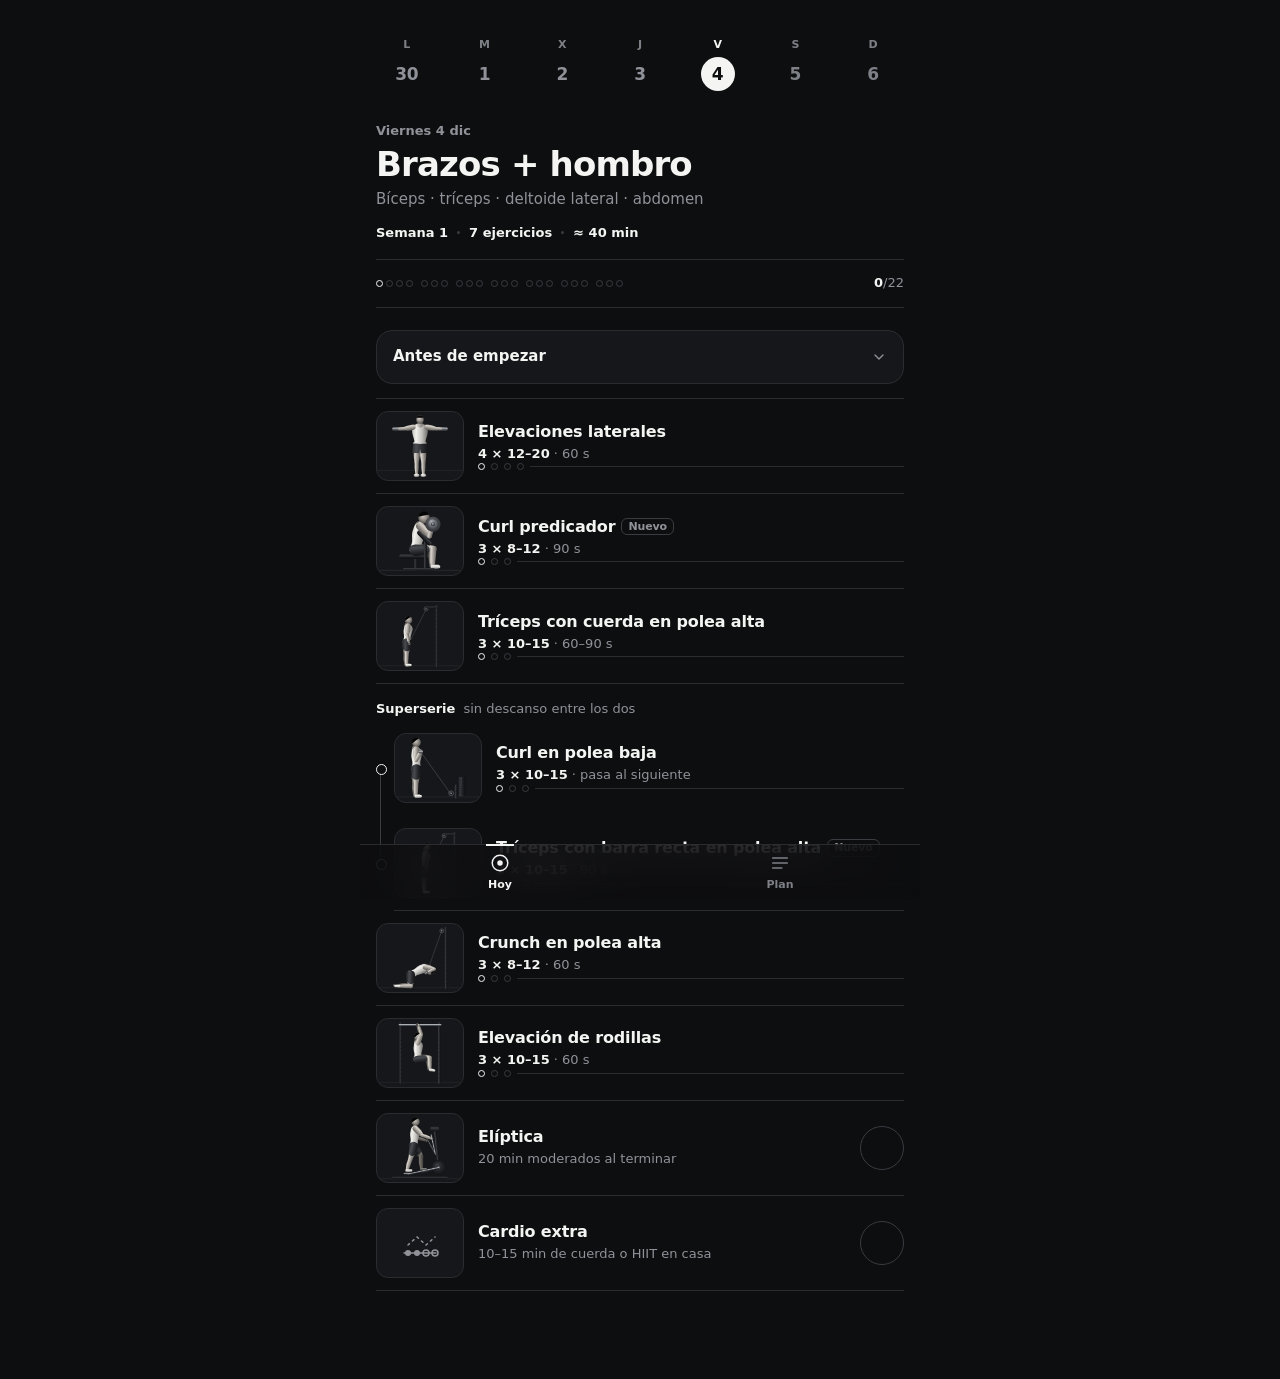
<file: index.html>
<!doctype html>
<html lang="es-MX">
<head>
<meta charset="utf-8">
<meta name="viewport" content="width=device-width, initial-scale=1, viewport-fit=cover">
<title>Rutina</title>
<meta name="description" content="Tu rutina de gimnasio del día, sin internet.">
<meta name="theme-color" content="#0d0e10">
<meta name="color-scheme" content="dark">
<meta name="apple-mobile-web-app-capable" content="yes">
<meta name="mobile-web-app-capable" content="yes">
<meta name="apple-mobile-web-app-status-bar-style" content="black-translucent">
<meta name="apple-mobile-web-app-title" content="Rutina">
<link rel="apple-touch-icon" href="icons/icon-180.png">
<link rel="icon" href="icons/icon-192.png">
<link rel="manifest" href="manifest.webmanifest">
<link rel="stylesheet" href="styles.css">
</head>
<body>
<div class="app">
  <main id="screen" class="screen"></main>

  <nav class="tabbar" aria-label="Secciones">
    <a href="#/hoy" class="tab" data-tab="hoy">
      <svg viewBox="0 0 24 24" aria-hidden="true"><circle cx="12" cy="12" r="8.5" fill="none" stroke="currentColor" stroke-width="1.6"/><circle cx="12" cy="12" r="3" fill="currentColor"/></svg>
      <span>Hoy</span>
    </a>
    <a href="#/plan" class="tab" data-tab="plan">
      <svg viewBox="0 0 24 24" aria-hidden="true"><path d="M4 6.5h16M4 12h16M4 17.5h10" fill="none" stroke="currentColor" stroke-width="1.6" stroke-linecap="round"/></svg>
      <span>Plan</span>
    </a>
  </nav>

  <section id="timer" class="timer" aria-live="polite" hidden>
    <div class="timer__track"><div class="timer__fill"></div><i class="timer__head"></i></div>
    <div class="timer__row">
      <div class="timer__read">
        <span class="timer__label">Descanso</span>
        <span class="timer__time" id="timerTime">0:00</span>
      </div>
      <button type="button" class="btn btn--ghost" id="timerAdd">+15 s</button>
      <button type="button" class="btn" id="timerSkip">Saltar</button>
    </div>
  </section>
  <div class="flash" id="flash" aria-hidden="true"></div>
</div>

<script src="data.js"></script>
<script src="illus.js"></script>
<script src="app.js"></script>
<script src="sync.js"></script>
</body>
</html>
</file>
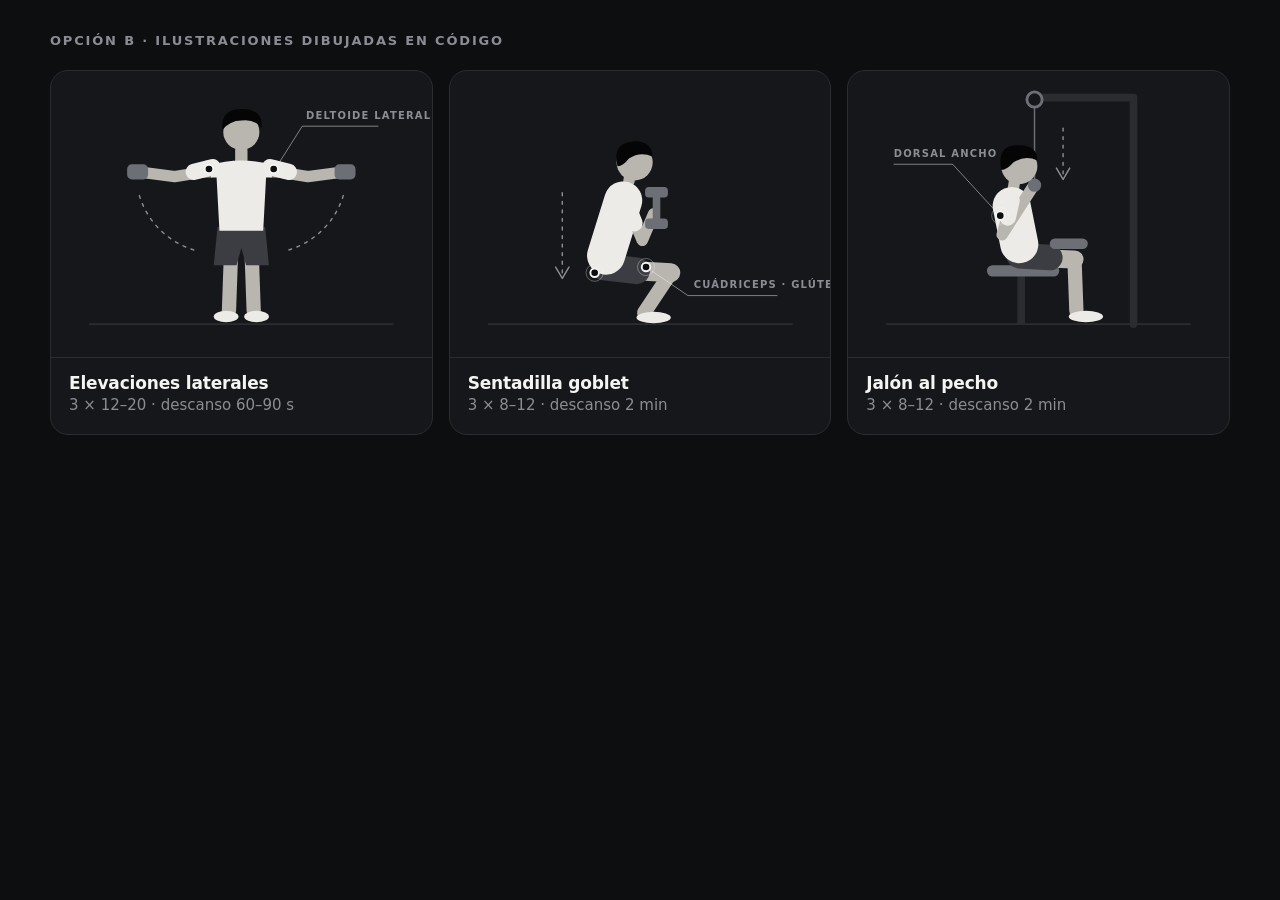
<file: ejemplos/ilustraciones-b.html>
<!doctype html>
<html lang="es">
<head>
<meta charset="utf-8">
<meta name="viewport" content="width=device-width, initial-scale=1">
<title>Ejemplo ilustraciones B</title>
<style>
  :root {
    --bg: #0d0e10;
    --card: #16171a;
    --line: #2a2c30;
    --skin: #b9b5af;
    --shirt: #ecebe8;
    --shorts: #3b3d42;
    --hair: #050506;
    --metal: #6c6f75;
    --ink: #f4f4f2;
    --mute: #8a8d93;
  }
  * { box-sizing: border-box; margin: 0; }
  body {
    background: var(--bg);
    color: var(--ink);
    font: 15px/1.4 -apple-system, BlinkMacSystemFont, "Segoe UI", system-ui, sans-serif;
    padding: 32px 16px;
  }
  h1 { font-size: 13px; font-weight: 600; letter-spacing: .14em; text-transform: uppercase; color: var(--mute); margin: 0 auto 20px; max-width: 1180px; }
  .grid { display: grid; gap: 16px; grid-template-columns: repeat(auto-fit, minmax(300px, 1fr)); max-width: 1180px; margin: 0 auto; }
  .card { background: var(--card); border: 1px solid var(--line); border-radius: 18px; overflow: hidden; }
  svg { display: block; width: 100%; height: auto; }
  .meta { padding: 14px 18px 18px; border-top: 1px solid var(--line); }
  .meta b { display: block; font-size: 17px; font-weight: 600; letter-spacing: -.01em; }
  .meta span { color: var(--mute); font-variant-numeric: tabular-nums; }
  .lbl { font: 600 10.5px/1 -apple-system, "Segoe UI", system-ui, sans-serif; letter-spacing: .12em; fill: var(--mute); text-transform: uppercase; }
</style>
</head>
<body>
<h1>Opción B · ilustraciones dibujadas en código</h1>
<div class="grid">

  <!-- Elevaciones laterales: vista frontal -->
  <article class="card">
    <svg viewBox="0 0 400 300" aria-label="Elevaciones laterales">
      <line x1="40" y1="266" x2="360" y2="266" stroke="var(--line)" stroke-width="2"/>
      <path d="M150 188 A86 86 0 0 1 92 128" fill="none" stroke="var(--mute)" stroke-width="1.5" stroke-dasharray="3 6" stroke-linecap="round"/>
      <path d="M250 188 A86 86 0 0 0 308 128" fill="none" stroke="var(--mute)" stroke-width="1.5" stroke-dasharray="3 6" stroke-linecap="round"/>
      <!-- piernas -->
      <path d="M189 196 L187 252 M211 196 L213 252" stroke="var(--skin)" stroke-width="15" stroke-linecap="round"/>
      <ellipse cx="184" cy="258" rx="13" ry="6" fill="var(--shirt)"/>
      <ellipse cx="216" cy="258" rx="13" ry="6" fill="var(--shirt)"/>
      <path d="M175 164 L225 164 L229 204 L205 204 L200 186 L195 204 L171 204 Z" fill="var(--shorts)"/>
      <!-- brazos -->
      <path d="M174 104 L130 111 L92 106 M226 104 L270 111 L308 106" fill="none" stroke="var(--skin)" stroke-width="12" stroke-linecap="round" stroke-linejoin="round"/>
      <rect x="80" y="98" width="22" height="16" rx="5" fill="var(--metal)"/>
      <rect x="298" y="98" width="22" height="16" rx="5" fill="var(--metal)"/>
      <!-- torso -->
      <path d="M200 84 L200 96" stroke="var(--skin)" stroke-width="13" stroke-linecap="round"/>
      <path d="M166 99 Q200 89 234 99 L232 112 L226 112 L223 168 L177 168 L174 112 L168 112 Z" fill="var(--shirt)"/>
      <path d="M170 101 L150 106 M230 101 L250 106" stroke="var(--shirt)" stroke-width="17" stroke-linecap="round"/>
      <!-- cabeza -->
      <circle cx="200" cy="64" r="19" fill="var(--skin)"/>
      <path d="M180 62 Q178 40 200 40 Q224 40 221 60 Q214 50 200 52 Q188 52 180 62 Z" fill="var(--hair)"/>
      <!-- músculo -->
      <circle cx="166" cy="103" r="4.5" fill="var(--bg)" stroke="var(--ink)" stroke-width="2"/><circle cx="166" cy="103" r="9" fill="none" stroke="var(--ink)" stroke-opacity=".35"/>
      <circle cx="234" cy="103" r="4.5" fill="var(--bg)" stroke="var(--ink)" stroke-width="2"/><circle cx="234" cy="103" r="9" fill="none" stroke="var(--ink)" stroke-opacity=".35"/>
      <path d="M240 96 L264 58 L344 58" fill="none" stroke="var(--ink)" stroke-opacity=".5" stroke-width="1"/>
      <text x="268" y="50" class="lbl">Deltoide lateral</text>
    </svg>
    <div class="meta"><b>Elevaciones laterales</b><span>3 × 12–20 · descanso 60–90 s</span></div>
  </article>

  <!-- Sentadilla goblet: vista lateral -->
  <article class="card">
    <svg viewBox="0 0 400 300" aria-label="Sentadilla goblet">
      <line x1="40" y1="266" x2="360" y2="266" stroke="var(--line)" stroke-width="2"/>
      <path d="M118 128 L118 216" stroke="var(--mute)" stroke-width="1.5" stroke-dasharray="3 6" stroke-linecap="round"/>
      <path d="M111 206 L118 218 L125 206" fill="none" stroke="var(--mute)" stroke-width="1.5" stroke-linecap="round" stroke-linejoin="round"/>
      <!-- pierna -->
      <path d="M232 212 L204 254" stroke="var(--skin)" stroke-width="15" stroke-linecap="round"/>
      <ellipse cx="214" cy="259" rx="18" ry="6" fill="var(--shirt)"/>
      <path d="M164 208 L232 212" stroke="var(--skin)" stroke-width="20" stroke-linecap="round"/>
      <path d="M162 206 L196 210" stroke="var(--shorts)" stroke-width="28" stroke-linecap="round"/>
      <!-- torso -->
      <path d="M190 104 L188 116" stroke="var(--skin)" stroke-width="12" stroke-linecap="round"/>
      <path d="M164 194 L182 136" stroke="var(--shirt)" stroke-width="40" stroke-linecap="round"/>
      <!-- brazo + mancuerna -->
      <path d="M186 140 L202 178 L214 150" fill="none" stroke="var(--skin)" stroke-width="12" stroke-linecap="round" stroke-linejoin="round"/>
      <path d="M186 140 L194 160" stroke="var(--shirt)" stroke-width="17" stroke-linecap="round"/>
      <rect x="205" y="122" width="24" height="11" rx="4" fill="var(--metal)"/>
      <rect x="213" y="131" width="8" height="26" fill="var(--metal)"/>
      <rect x="205" y="155" width="24" height="11" rx="4" fill="var(--metal)"/>
      <!-- cabeza -->
      <circle cx="194" cy="96" r="19" fill="var(--skin)"/>
      <path d="M176 100 Q170 76 192 74 Q212 73 213 90 Q200 84 188 92 Q182 100 176 100 Z" fill="var(--hair)"/>
      <!-- músculo -->
      <circle cx="206" cy="206" r="4.5" fill="var(--bg)" stroke="var(--ink)" stroke-width="2"/><circle cx="206" cy="206" r="9" fill="none" stroke="var(--ink)" stroke-opacity=".35"/>
      <circle cx="152" cy="212" r="4.5" fill="var(--bg)" stroke="var(--ink)" stroke-width="2"/><circle cx="152" cy="212" r="9" fill="none" stroke="var(--ink)" stroke-opacity=".35"/>
      <path d="M212 210 L250 236 L344 236" fill="none" stroke="var(--ink)" stroke-opacity=".5" stroke-width="1"/>
      <text x="256" y="228" class="lbl">Cuádriceps · glúteo</text>
    </svg>
    <div class="meta"><b>Sentadilla goblet</b><span>3 × 8–12 · descanso 2 min</span></div>
  </article>

  <!-- Jalón al pecho: vista lateral -->
  <article class="card">
    <svg viewBox="0 0 400 300" aria-label="Jalón al pecho">
      <!-- máquina -->
      <path d="M300 266 L300 28 L196 28" fill="none" stroke="var(--line)" stroke-width="8" stroke-linecap="round" stroke-linejoin="round"/>
      <circle cx="196" cy="30" r="8" fill="var(--card)" stroke="var(--metal)" stroke-width="3"/>
      <line x1="40" y1="266" x2="360" y2="266" stroke="var(--line)" stroke-width="2"/>
      <line x1="196" y1="38" x2="196" y2="118" stroke="var(--metal)" stroke-width="1.5"/>
      <path d="M182 266 L182 210" stroke="var(--line)" stroke-width="8"/>
      <rect x="146" y="204" width="76" height="12" rx="6" fill="var(--metal)"/>
      <path d="M226 60 L226 112" stroke="var(--mute)" stroke-width="1.5" stroke-dasharray="3 6" stroke-linecap="round"/>
      <path d="M219 102 L226 114 L233 102" fill="none" stroke="var(--mute)" stroke-width="1.5" stroke-linecap="round" stroke-linejoin="round"/>
      <!-- pierna -->
      <path d="M238 198 L240 252" stroke="var(--skin)" stroke-width="15" stroke-linecap="round"/>
      <ellipse cx="250" cy="258" rx="18" ry="6" fill="var(--shirt)"/>
      <path d="M182 196 L238 198" stroke="var(--skin)" stroke-width="19" stroke-linecap="round"/>
      <path d="M180 194 L212 196" stroke="var(--shorts)" stroke-width="27" stroke-linecap="round"/>
      <rect x="212" y="176" width="40" height="11" rx="5.5" fill="var(--metal)"/>
      <!-- torso -->
      <path d="M176 110 L174 122" stroke="var(--skin)" stroke-width="12" stroke-linecap="round"/>
      <path d="M180 182 L172 142" stroke="var(--shirt)" stroke-width="40" stroke-linecap="round"/>
      <!-- brazo + barra -->
      <path d="M172 136 L162 172 L194 122" fill="none" stroke="var(--skin)" stroke-width="12" stroke-linecap="round" stroke-linejoin="round"/>
      <path d="M172 136 L168 154" stroke="var(--shirt)" stroke-width="17" stroke-linecap="round"/>
      <circle cx="196" cy="120" r="7" fill="var(--metal)"/>
      <!-- cabeza -->
      <circle cx="180" cy="100" r="19" fill="var(--skin)"/>
      <path d="M161 104 Q156 78 178 78 Q199 77 199 94 Q186 88 174 96 Q167 104 161 104 Z" fill="var(--hair)"/>
      <!-- músculo -->
      <circle cx="160" cy="152" r="4.5" fill="var(--bg)" stroke="var(--ink)" stroke-width="2"/><circle cx="160" cy="152" r="9" fill="none" stroke="var(--ink)" stroke-opacity=".35"/>
      <path d="M154 146 L110 98 L48 98" fill="none" stroke="var(--ink)" stroke-opacity=".5" stroke-width="1"/>
      <text x="48" y="90" class="lbl">Dorsal ancho</text>
    </svg>
    <div class="meta"><b>Jalón al pecho</b><span>3 × 8–12 · descanso 2 min</span></div>
  </article>

</div>
</body>
</html>
</file>
<file: styles.css>
:root {
  --bg: #0d0e10;
  --plate: #16171a;
  --plate-2: #1e1f23;
  --line: #2a2c30;
  --line-2: #3a3c41;
  --ink: #f4f4f2;
  --mute: #8f9298;
  --dim: #7d8086;

  --r-sm: 10px;
  --r: 16px;
  --gutter: 16px;
  --tabbar-h: 56px;
  --safe-b: env(safe-area-inset-bottom, 0px);
  --safe-t: env(safe-area-inset-top, 0px);

  --ease-out: cubic-bezier(0.23, 1, 0.32, 1);
  --ease-drawer: cubic-bezier(0.32, 0.72, 0, 1);

  --font: -apple-system, BlinkMacSystemFont, "SF Pro Text", "Segoe UI", system-ui, sans-serif;
  color-scheme: dark;
}

* { box-sizing: border-box; }
html {
  -webkit-tap-highlight-color: transparent;
  -webkit-text-size-adjust: 100%;
  overscroll-behavior: none;
  background: var(--bg);
}
body {
  margin: 0;
  background: var(--bg);
  color: var(--ink);
  font: 400 15px/1.45 var(--font);
  font-feature-settings: "tnum" 1;
  -webkit-font-smoothing: antialiased;
}
::selection { background: var(--ink); color: var(--bg); }
input { caret-color: var(--ink); }
button, input { font: inherit; color: inherit; }
button, a, [role="button"], .tab {
  touch-action: manipulation;
  user-select: none;
  -webkit-user-select: none;
  -webkit-touch-callout: none;
}
a { color: inherit; text-decoration: none; }
:focus-visible { outline: 2px solid var(--ink); outline-offset: 2px; border-radius: 6px; }
[hidden] { display: none !important; }

.app {
  max-width: 560px;
  margin: 0 auto;
  min-height: 100dvh;
  position: relative;
}
.screen {
  padding: calc(var(--safe-t) + 12px) var(--gutter) calc(var(--tabbar-h) + var(--safe-b) + 32px);
}
.app.has-timer .screen { padding-bottom: calc(var(--tabbar-h) + var(--safe-b) + 128px); }

/* entrada de pantallas */
.view { animation: view-in 240ms var(--ease-out); }
.view--push { animation-name: view-push; }
@keyframes view-in { from { opacity: 0; } }
@keyframes view-push { from { opacity: 0; transform: translateX(24px); } }

/* ---------- selector de día ---------- */
.days {
  display: grid;
  grid-template-columns: repeat(7, 1fr);
  margin: 0 calc(var(--gutter) * -0.5) 22px;
}
.day {
  position: relative;
  height: 64px;
  background: none;
  border: 0;
  padding: 0 0 8px;
  color: var(--mute);
  display: grid;
  justify-items: center;
  align-content: center;
  gap: 4px;
  transition: color 150ms ease, transform 140ms var(--ease-out);
}
.day__l { font-size: 11px; font-weight: 600; color: var(--dim); }
.day__n {
  width: 34px; height: 34px;
  display: grid; place-items: center;
  border-radius: 50%;
  font-size: 17px; font-weight: 600;
  letter-spacing: -0.01em;
  transition: background-color 200ms var(--ease-out), color 200ms var(--ease-out), box-shadow 200ms var(--ease-out);
}
.day.is-rest .day__n { color: var(--dim); }
/* hoy: anillo (lo actual); elegido: relleno de tinta */
.day.is-today .day__n { box-shadow: inset 0 0 0 1.5px var(--line-2); color: var(--ink); }
.day[aria-current="true"] .day__l { color: var(--ink); }
.day[aria-current="true"] .day__n { background: var(--ink); color: var(--bg); box-shadow: none; }
.day:active { transform: scale(0.94); }

/* ---------- encabezado del día ---------- */
.head h1 {
  margin: 0;
  font-size: 34px;
  line-height: 1.05;
  font-weight: 700;
  letter-spacing: -0.025em;
}
.head .focus {
  margin: 6px 0 0;
  color: var(--mute);
  font-size: 15px;
}
.head__date { margin: 0 0 6px; color: var(--mute); font-size: 13px; font-weight: 600; }
.head__spec {
  display: flex;
  flex-wrap: wrap;
  margin: 14px 0 0;
  font-size: 13px;
  color: var(--ink);
  font-weight: 600;
}
.head__spec span + span::before {
  content: "";
  display: inline-block;
  width: 3px; height: 3px;
  margin: 0 9px;
  border-radius: 50%;
  background: var(--line-2);
  vertical-align: 3px;
}

/* la sesión entera: un grupo de puntos por ejercicio, un punto por serie */
.srail {
  display: flex;
  align-items: center;
  gap: 12px;
  margin: 16px 0 0;
  padding: 14px 0;
  border-top: 1px solid var(--line);
  border-bottom: 1px solid var(--line);
}
.srail__dots { display: flex; flex-wrap: wrap; gap: 6px 8px; flex: 1; min-width: 0; }
.srail__g { display: flex; gap: 3px; }
.srail .pip { width: 7px; height: 7px; }
.srail__n { flex: none; color: var(--mute); font-size: 13px; }
.srail__n b { color: var(--ink); font-weight: 600; }

/* riel de puntos: la firma visual */
.rail {
  display: flex;
  align-items: center;
  gap: 6px;
  flex: 1;
  min-width: 0;
}
.rail::before {
  content: "";
  flex: 1;
  height: 1px;
  background: var(--line);
  order: 2;
}
.rail__dots { display: flex; gap: 6px; order: 1; }
.pip {
  width: 7px; height: 7px;
  border-radius: 50%;
  border: 1.5px solid var(--line-2);
  transition: background-color 200ms var(--ease-out), border-color 200ms var(--ease-out), transform 200ms var(--ease-out);
}
.pip.is-done { background: var(--ink); border-color: var(--ink); }
.pip.is-next { border-color: var(--ink); }

/* ---------- notas plegables ---------- */
.note {
  margin: 22px 0 0;
  border: 1px solid var(--line);
  border-radius: var(--r);
  background: var(--plate);
}
.note summary {
  list-style: none;
  display: flex;
  align-items: center;
  justify-content: space-between;
  min-height: 52px;
  padding: 0 16px;
  font-weight: 600;
  cursor: pointer;
}
.note summary::-webkit-details-marker { display: none; }
.note summary svg { width: 16px; height: 16px; color: var(--mute); transition: transform 200ms var(--ease-out); }
.note[open] summary svg { transform: rotate(180deg); }
.note__body { padding: 0 16px 16px; color: var(--mute); }
.note__body p { margin: 0 0 10px; max-width: 65ch; }
.note__body p:last-child { margin-bottom: 0; }
.note__body strong { color: var(--ink); font-weight: 600; }

/* ---------- lista de ejercicios ---------- */
.list {
  list-style: none;
  margin: 14px 0 0;
  padding: 0;
}
.list > li:first-child .row { border-top: 1px solid var(--line); }
/* entrada escalonada al cambiar de día */
.list.is-entering > li { animation: row-in 420ms var(--ease-out) both; animation-delay: calc(var(--i, 0) * 32ms); }
@keyframes row-in { from { opacity: 0; transform: translateY(10px); } }

/* superserie: los dos ejercicios unidos por una línea con un punto en cada uno */
.ss-h {
  display: flex;
  align-items: baseline;
  gap: 8px;
  padding: 16px 0 2px;
  font-size: 13px;
  font-weight: 600;
}
.ss-h small { color: var(--mute); font-weight: 400; font-size: 13px; }
.is-pa, .is-pb { position: relative; padding-left: 18px; }
.is-pa::before, .is-pb::before {
  content: "";
  position: absolute;
  left: 4px; width: 1px;
  background: var(--line-2);
}
.is-pa::before { top: 50%; bottom: -1px; }
.is-pb::before { top: 0; bottom: 50%; }
.is-pa::after, .is-pb::after {
  content: "";
  position: absolute;
  left: 0; top: 50%;
  width: 9px; height: 9px; margin-top: -4.5px;
  border-radius: 50%;
  background: var(--bg);
  border: 1.5px solid var(--ink);
}
.is-pa .row { border-bottom-color: transparent; }
.row {
  display: grid;
  grid-template-columns: 88px 1fr;
  gap: 14px;
  align-items: center;
  padding: 12px 0;
  border-bottom: 1px solid var(--line);
  transition: opacity 200ms ease;
}
a.row:active .thumb { transform: scale(0.97); }
.thumb {
  width: 88px;
  height: 70px;
  border-radius: 12px;
  background: var(--plate);
  border: 1px solid var(--line);
  overflow: hidden;
  transition: transform 160ms var(--ease-out);
}
.thumb .ann { display: none; }
.ill { display: block; width: 100%; height: 100%; }
.row__main { min-width: 0; }
.row__name {
  display: block;
  font-size: 16px;
  font-weight: 600;
  line-height: 1.25;
  letter-spacing: -0.01em;
}
.row__rx {
  display: block;
  margin-top: 3px;
  color: var(--mute);
  font-size: 13px;
}
.row__rx b { color: var(--ink); font-weight: 600; }
.row.is-complete .row__rx b { color: var(--mute); }
.row__rail { margin-top: 9px; }
.row.is-complete .row__name { color: var(--mute); }
.tag {
  display: inline-block;
  margin-left: 6px;
  white-space: nowrap;
  padding: 1px 6px;
  border: 1px solid var(--line-2);
  border-radius: 6px;
  color: var(--mute);
  font-size: 11px;
  font-weight: 600;
  vertical-align: 2px;
}

/* filas con casilla: bici y pasos */
.row--check { grid-template-columns: 88px 1fr 44px; }
.thumb--plain {
  display: grid;
  place-items: center;
  color: var(--mute);
}
.thumb--plain svg { width: 40px; height: 40px; }

.check {
  width: 44px;
  height: 44px;
  border-radius: 50%;
  border: 1.5px solid var(--line-2);
  background: none;
  display: grid;
  place-items: center;
  padding: 0;
  color: var(--bg);
  transition: background-color 180ms var(--ease-out), border-color 180ms var(--ease-out), transform 140ms var(--ease-out);
}
.check svg { width: 20px; height: 20px; opacity: 0; transform: scale(0.8); transition: opacity 160ms var(--ease-out), transform 200ms var(--ease-out); }
.check[aria-pressed="true"] { background: var(--ink); border-color: var(--ink); }
.check[aria-pressed="true"] svg { opacity: 1; transform: none; }
.check:active { transform: scale(0.92); }
.check { position: relative; }
.check::after {
  content: "";
  position: absolute;
  inset: -1.5px;
  border-radius: 50%;
  border: 1.5px solid var(--ink);
  opacity: 0;
  pointer-events: none;
}
.check[aria-pressed="true"]::after { animation: ring-out 520ms var(--ease-out); }
@keyframes ring-out { from { opacity: 0.6; transform: scale(1); } to { opacity: 0; transform: scale(1.45); } }

/* ---------- descanso de fin de semana ---------- */
.rest-day {
  margin-top: 28px;
  padding: 28px 20px;
  border: 1px solid var(--line);
  border-radius: var(--r);
  background: var(--plate);
}
.rest-day p { margin: 0 0 6px; color: var(--mute); max-width: 40ch; }
.rest-day + .list { margin-top: 22px; }
.weekdots {
  display: grid;
  grid-template-columns: repeat(5, 1fr);
  position: relative;
  margin-bottom: 18px;
}
.weekdots::before {
  content: "";
  position: absolute;
  left: 10%; right: 10%; top: 6px;
  height: 1px;
  background: var(--line-2);
}
.wd { position: relative; display: grid; justify-items: center; gap: 8px; font-size: 12px; font-weight: 600; color: var(--mute); }
.wd i { width: 13px; height: 13px; border-radius: 50%; background: var(--plate); border: 1.5px solid var(--line-2); }
.wd.is-done { color: var(--ink); }
.wd.is-done i { background: var(--ink); border-color: var(--ink); }
.rest-day .weekdots__sum { color: var(--ink); margin-bottom: 14px; }
.weekdots__sum b { font-weight: 700; }

/* ---------- botones ---------- */
.btn {
  appearance: none;
  border: 0;
  min-height: 44px;
  padding: 0 18px;
  border-radius: 12px;
  background: var(--ink);
  color: var(--bg);
  font-weight: 600;
  font-size: 15px;
  display: inline-flex;
  align-items: center;
  justify-content: center;
  gap: 8px;
  transition: transform 140ms var(--ease-out), background-color 150ms ease;
}
.btn:active { transform: scale(0.97); }
.btn--ghost { background: var(--plate-2); color: var(--ink); border: 1px solid var(--line); }
.btn--block { width: 100%; min-height: 54px; border-radius: 14px; font-size: 16px; }
.btn svg { width: 18px; height: 18px; }

/* ---------- detalle del ejercicio ---------- */
.topbar {
  display: flex;
  align-items: center;
  justify-content: space-between;
  margin: 0 0 12px;
  min-height: 44px;
}
.back {
  display: inline-flex;
  align-items: center;
  gap: 2px;
  min-height: 44px;
  padding-right: 12px;
  margin-left: -6px;
  color: var(--ink);
  font-weight: 500;
}
.back svg { width: 22px; height: 22px; }
.back:active { opacity: 0.6; }
.counter { display: flex; align-items: center; gap: 10px; color: var(--mute); font-size: 13px; }
.exrail { display: flex; gap: 4px; }
.exrail .pip { width: 6px; height: 6px; border-width: 1.25px; }

.hero {
  border-radius: var(--r);
  background: var(--plate);
  border: 1px solid var(--line);
  overflow: hidden;
}
/* inicio y final lado a lado, mismo encuadre, separados por una línea */
.duo { display: grid; grid-template-columns: 1fr 1fr; aspect-ratio: 3 / 2; }
.duo--wide { aspect-ratio: 3 / 1; }
.duo figure { position: relative; margin: 0; min-width: 0; }
.duo figure + figure { border-left: 1px solid var(--line); }
.duo figcaption {
  position: absolute;
  left: 12px; bottom: 9px;
  color: var(--mute);
  font-size: 12px;
  font-weight: 600;
}
.ill-lbl {
  font: 600 10.5px/1 var(--font);
  letter-spacing: 0.12em;
  text-transform: uppercase;
  fill: var(--mute);
}
.ex-title {
  margin: 20px 0 0;
  font-size: 26px;
  line-height: 1.12;
  font-weight: 700;
  letter-spacing: -0.02em;
  text-wrap: balance;
}
.rx {
  display: grid;
  grid-template-columns: repeat(3, 1fr);
  margin: 16px 0 0;
  border-top: 1px solid var(--line);
  border-bottom: 1px solid var(--line);
}
.rx div { padding: 12px 0; }
.rx div + div { padding-left: 14px; border-left: 1px solid var(--line); }
.rx dt { color: var(--mute); font-size: 12px; }
.rx dd { margin: 2px 0 0; font-size: 22px; font-weight: 600; letter-spacing: -0.02em; }
.ex-alt { margin: 6px 0 0; color: var(--mute); }

/* cambio entre los dos ejercicios de una superserie */
.pairnav {
  display: grid;
  grid-template-columns: 1fr 1fr;
  margin: 16px 0 0;
  padding: 3px;
  border-radius: 12px;
  background: var(--plate);
  border: 1px solid var(--line);
}
.pairnav a {
  display: block;
  white-space: nowrap;
  overflow: hidden;
  text-overflow: ellipsis;
  line-height: 42px;
  padding: 0 10px;
  border-radius: 9px;
  color: var(--mute);
  font-size: 13px;
  font-weight: 600;
  text-align: center;
  transition: background-color 200ms var(--ease-out), color 200ms var(--ease-out);
}
.pairnav a.is-on { background: var(--plate-2); color: var(--ink); box-shadow: inset 0 0 0 1px var(--line-2); }
.cue-note b { color: var(--ink); font-weight: 600; }
.cue { margin: 16px 0 0; max-width: 65ch; }
.cue-note { margin: 8px 0 0; color: var(--mute); font-size: 14px; }

/* técnica: plato plegable con ficha, pasos sobre una línea vertical de puntos y errores */
.tech__body { padding: 0 16px 18px; }
.tech h3 { margin: 0 0 12px; font-size: 13px; font-weight: 600; color: var(--mute); }
.tech__spec { margin: 0; border-top: 1px solid var(--line); }
.tech__spec div {
  display: grid;
  grid-template-columns: 104px 1fr;
  gap: 12px;
  padding: 10px 0;
  border-bottom: 1px solid var(--line);
}
.tech__spec dt { color: var(--mute); font-size: 13px; padding-top: 1px; }
.tech__spec dd { margin: 0; font-size: 15px; }
.how { margin: 22px 0 0; }
.how ol { list-style: none; margin: 0; padding: 0; position: relative; }
.how ol::before {
  content: "";
  position: absolute;
  left: 4px; top: 8px; bottom: 8px;
  width: 1px;
  background: var(--line-2);
}
.how li { position: relative; padding: 0 0 14px 24px; max-width: 65ch; }
.how li:last-child { padding-bottom: 0; }
.how li::before {
  content: "";
  position: absolute;
  left: 0; top: 6px;
  width: 9px; height: 9px;
  border-radius: 50%;
  background: var(--plate);
  border: 1.5px solid var(--ink);
}
.faults { margin: 22px 0 0; }
.faults ul { list-style: none; margin: 0; padding: 0; }
.faults li { position: relative; padding: 0 0 12px 24px; max-width: 65ch; color: var(--mute); }
.faults li:last-child { padding-bottom: 0; }
.faults li::before {
  content: "";
  position: absolute;
  left: 0; top: 10px;
  width: 10px; height: 1.5px;
  background: var(--line-2);
}
.faults b { display: block; font-weight: 600; color: var(--ink); }

.last {
  margin: 22px 0 0;
  padding: 14px 16px;
  border: 1px solid var(--line);
  border-radius: var(--r);
  background: var(--plate);
}
.last h2, .sets-h {
  margin: 0;
  font-size: 13px;
  font-weight: 600;
  color: var(--mute);
}
.last__vals { margin: 4px 0 0; font-size: 17px; font-weight: 600; }
.last__vals span { color: var(--mute); font-weight: 400; }
.progress {
  display: flex;
  gap: 10px;
  align-items: flex-start;
  margin: 12px 0 0;
  padding-top: 12px;
  border-top: 1px solid var(--line);
}
.progress svg { flex: none; width: 18px; height: 18px; margin-top: 2px; }
.progress--stall svg { color: var(--mute); }

/* tendencia del mejor peso por sesión: puntos sobre una línea */
.trend { margin: 14px 0 0; }
.trend svg { display: block; width: 100%; height: auto; overflow: visible; }
.trend__base { stroke: var(--line); stroke-width: 1; }
.trend__line { fill: none; stroke: var(--line-2); stroke-width: 1.5; stroke-linejoin: round; }
.trend circle { fill: var(--plate); stroke: var(--mute); stroke-width: 1.5; }
.trend circle.is-last { fill: var(--ink); stroke: var(--ink); }
.trend figcaption { display: flex; justify-content: space-between; margin-top: 6px; color: var(--mute); font-size: 12px; }
.trend figcaption span:last-child { color: var(--ink); font-weight: 600; }
.progress p { margin: 0; }
.progress strong { display: block; font-weight: 600; }
.progress span { color: var(--mute); font-size: 14px; }

/* series */
.sets-h { margin: 26px 0 10px; display: flex; align-items: center; gap: 14px; }
.sets-h .rail { max-width: 180px; }
.sets { list-style: none; margin: 0; padding: 0; }
.set {
  display: grid;
  grid-template-columns: 18px 1fr 1fr 44px;
  gap: 8px;
  align-items: center;
  padding: 10px 0;
  border-bottom: 1px solid var(--line);
}
.sets .set:first-child { border-top: 1px solid var(--line); }
.set--head {
  padding: 0 0 6px;
  border: 0;
  font-size: 12px;
  font-weight: 600;
  color: var(--mute);
  text-align: center;
}
.set.is-next .check { border-color: var(--ink); }
.set.is-next .set__n { color: var(--ink); }
.set--noload { grid-template-columns: 18px 1fr 44px; }
.set__n {
  font-size: 13px;
  font-weight: 600;
  color: var(--mute);
}
.set.is-done .set__n { color: var(--ink); }
.field { display: grid; grid-template-columns: 44px 1fr 44px; align-items: center; height: 52px; border-radius: 12px; background: var(--plate-2); border: 1px solid var(--line); transition: opacity 200ms ease; }
.field button {
  height: 100%;
  border: 0;
  background: none;
  padding: 0;
  color: var(--mute);
  display: grid;
  place-items: center;
}
.field button svg { width: 14px; height: 14px; }
.field button:active { color: var(--ink); }
.field label { display: block; min-width: 0; }
.field input {
  width: 100%;
  border: 0;
  background: none;
  text-align: center;
  font-size: 17px;
  font-weight: 600;
  padding: 0;
  outline: none;
  -moz-appearance: textfield;
}
.field input::placeholder { color: var(--dim); font-weight: 500; }
.field input::-webkit-outer-spin-button, .field input::-webkit-inner-spin-button { -webkit-appearance: none; margin: 0; }
.field:focus-within { border-color: var(--line-2); }
.set.is-done .field { opacity: 0.55; }

.next { margin-top: 24px; }
.next .btn { justify-content: space-between; padding: 0 18px; }
.next small { display: block; font-weight: 500; opacity: 0.6; font-size: 12px; }
.next .btn span { text-align: left; line-height: 1.2; }

.history { margin: 28px 0 0; }
.history h2 { margin: 0 0 6px; font-size: 13px; font-weight: 600; color: var(--mute); }
.history ol { list-style: none; margin: 0; padding: 0; }
.history li { display: flex; justify-content: space-between; gap: 12px; padding: 10px 0; border-bottom: 1px solid var(--line); font-size: 14px; }
.history li span:first-child { color: var(--mute); flex: none; }
.history li span:last-child { text-align: right; }

/* ---------- plan ---------- */
.plan h1 { margin: 6px 0 0; font-size: 34px; font-weight: 700; letter-spacing: -0.025em; line-height: 1.05; }
.plan .focus { margin: 6px 0 0; color: var(--mute); }
.section-h { margin: 32px 0 10px; font-size: 20px; font-weight: 700; letter-spacing: -0.015em; }
.week { list-style: none; margin: 0; padding: 0; border-top: 1px solid var(--line); }
.week a {
  display: grid;
  grid-template-columns: 34px 1fr auto;
  gap: 10px;
  align-items: baseline;
  padding: 13px 0;
  border-bottom: 1px solid var(--line);
}
.week a:active { opacity: 0.6; }
.week .d { font-weight: 700; }
.week .t { font-weight: 600; }
.week .t small { display: block; color: var(--mute); font-weight: 400; font-size: 13px; margin-top: 1px; }
.week .b { color: var(--ink); font-size: 13px; font-weight: 600; text-align: right; }
.week .b small { display: block; color: var(--mute); font-weight: 400; margin-top: 1px; }

/* volumen semanal: línea de tinta con punto en la cabeza sobre la banda del rango recomendado */
.vol { list-style: none; margin: 0; padding: 4px 0 0; border-top: 1px solid var(--line); }
.vol li {
  display: grid;
  grid-template-columns: 116px 1fr 28px;
  gap: 12px;
  align-items: center;
  min-height: 38px;
  font-size: 14px;
}
.vol li > span:first-child { color: var(--mute); }
.vol b { text-align: right; font-weight: 600; }
.vol__bar { position: relative; height: 14px; }
.vol__bar::before {
  content: "";
  position: absolute;
  left: 0; right: 0; top: 50%;
  height: 1px;
  background: var(--line);
}
.vol__bar::after {
  content: "";
  position: absolute;
  left: var(--lo); right: calc(100% - var(--hi)); top: 2px; bottom: 2px;
  border-radius: 3px;
  background: var(--line);
  box-shadow: inset 0 0 0 1px var(--line-2);
}
/* fuera del rango: línea apagada */
.vol__bar.is-out i, .vol__bar.is-out i::after { background: var(--mute); }
.vol__bar i {
  position: absolute;
  z-index: 1;
  left: 0; top: 50%;
  width: var(--v);
  height: 2px;
  margin-top: -1px;
  background: var(--ink);
  transform-origin: left center;
  animation: bar-in 600ms var(--ease-out) both;
}
.vol__bar i::after {
  content: "";
  position: absolute;
  right: -4px; top: -3.5px;
  width: 9px; height: 9px;
  border-radius: 50%;
  background: var(--ink);
}
@keyframes bar-in { from { transform: scaleX(0); } }
.week li.is-today .d::after { content: ""; display: inline-block; width: 4px; height: 4px; border-radius: 50%; background: var(--ink); margin-left: 5px; vertical-align: 3px; }

.rules { margin: 0; }
.rules div { padding: 14px 0; border-bottom: 1px solid var(--line); }
.rules div:first-child { border-top: 1px solid var(--line); }
.rules dt { font-weight: 600; }
.rules dd { margin: 3px 0 0; color: var(--mute); max-width: 65ch; }

.settings { border-top: 1px solid var(--line); }
.setting {
  display: flex;
  align-items: center;
  justify-content: space-between;
  gap: 16px;
  min-height: 60px;
  padding: 10px 0;
  border-bottom: 1px solid var(--line);
}
.setting p { margin: 0; }
.setting small { display: block; color: var(--mute); font-size: 13px; }
.setting input[type="date"] {
  font-size: 16px;
  background: var(--plate-2);
  border: 1px solid var(--line);
  border-radius: 10px;
  padding: 8px 10px;
  min-height: 40px;
}
.switch {
  flex: none;
  width: 52px; height: 32px;
  border-radius: 16px;
  border: 0;
  padding: 0;
  background: var(--line-2);
  position: relative;
  transition: background-color 200ms var(--ease-out);
}
.switch::after {
  content: "";
  position: absolute;
  top: 3px; left: 3px;
  width: 26px; height: 26px;
  border-radius: 50%;
  background: var(--ink);
  transition: transform 220ms var(--ease-out);
}
.switch[aria-checked="true"] { background: var(--ink); }
.switch[aria-checked="true"]::after { background: var(--bg); transform: translateX(20px); }
.sync-form { display: flex; gap: 10px; margin-top: 14px; }
.sync-form input {
  flex: 1;
  min-width: 0;
  min-height: 44px;
  font: inherit;
  font-size: 16px; /* 16px evita el zoom de iOS al enfocar */
  color: var(--ink);
  background: var(--plate-2);
  border: 1px solid var(--line);
  border-radius: 12px;
  padding: 0 14px;
}
.sync-form input:focus-visible { outline: 2px solid var(--ink); outline-offset: 1px; }
.sync-form .btn { flex: none; }
.handoff { display: flex; align-items: center; gap: 10px; margin-top: 14px; }
.handoff code {
  flex: 1;
  min-width: 0;
  padding: 12px 14px;
  border: 1px solid var(--line);
  border-radius: 12px;
  background: var(--plate-2);
  font: 600 14px/1.4 ui-monospace, SFMono-Regular, Menlo, monospace;
  overflow-wrap: anywhere;
  user-select: all;
  -webkit-user-select: all;
}
.handoff .btn { flex: none; }
.btn:disabled, .sync-form input:disabled { opacity: 0.5; }
.btn--sm { min-height: 40px; padding: 0 14px; font-size: 14px; flex: none; }
.link-btn {
  appearance: none;
  border: 0;
  background: none;
  padding: 0;
  min-height: 44px;
  font: inherit;
  font-size: 13px;
  color: var(--mute);
  text-decoration: underline;
  text-underline-offset: 3px;
}
.backup { display: flex; gap: 10px; margin-top: 14px; }
.backup .btn { flex: 1; }
.fine { margin: 14px 0 0; color: var(--mute); font-size: 13px; max-width: 60ch; }
.toast-msg { margin: 10px 0 0; font-size: 13px; color: var(--ink); min-height: 1.4em; }

/* ---------- barra inferior ---------- */
.tabbar {
  position: fixed;
  left: 0; right: 0; bottom: 0;
  z-index: 20;
  display: grid;
  grid-template-columns: 1fr 1fr;
  max-width: 560px;
  margin: 0 auto;
  height: calc(var(--tabbar-h) + var(--safe-b));
  padding-bottom: var(--safe-b);
  background: rgba(13, 14, 16, 0.78);
  -webkit-backdrop-filter: blur(20px) saturate(140%);
  backdrop-filter: blur(20px) saturate(140%);
  border-top: 1px solid var(--line);
}
.tab {
  display: grid;
  place-items: center;
  align-content: center;
  gap: 3px;
  color: var(--dim);
  font-size: 11px;
  font-weight: 600;
  transition: color 150ms ease;
}
.tab svg { width: 22px; height: 22px; }
.tab { position: relative; }
.tab svg { transition: transform 140ms var(--ease-out); }
.tab:active svg { transform: scale(0.9); }
.tab[aria-current="page"] { color: var(--ink); }
.tab[aria-current="page"]::before {
  content: "";
  position: absolute;
  top: -1px; left: 50%;
  width: 28px; height: 2px; margin-left: -14px;
  background: var(--ink);
}

/* ---------- temporizador ---------- */
.timer {
  position: fixed;
  left: 0; right: 0;
  bottom: calc(var(--tabbar-h) + var(--safe-b) + 8px);
  z-index: 30;
  max-width: calc(560px - 2 * var(--gutter));
  margin: 0 var(--gutter);
  border-radius: 18px;
  background: var(--plate-2);
  border: 1px solid var(--line-2);
  box-shadow: 0 12px 32px rgba(0, 0, 0, 0.55);
  overflow: hidden;
  transition: transform 260ms var(--ease-drawer), opacity 200ms ease;
}
@media (min-width: 592px) { .timer { margin: 0 auto; } }
.timer.is-entering { transform: translateY(16px); opacity: 0; }
.timer__track { position: relative; height: 14px; margin: 0 18px; }
.timer__track::before {
  content: "";
  position: absolute;
  left: 0; right: 0; top: 50%;
  height: 1px;
  background: var(--line-2);
}
.timer__fill {
  position: absolute;
  left: 0; right: 0; top: 50%;
  height: 2px;
  margin-top: -1px;
  background: var(--ink);
  transform-origin: left center;
  transform: scaleX(var(--p, 1));
}
.timer__head {
  position: absolute;
  top: 50%;
  left: calc(var(--p, 1) * 100%);
  width: 9px; height: 9px;
  border-radius: 50%;
  background: var(--ink);
  transform: translate(-50%, -50%);
}
.timer.is-done .timer__head { box-shadow: 0 0 0 4px var(--plate-2), 0 0 0 5px var(--ink); }
.timer__row {
  display: grid;
  grid-template-columns: 1fr auto auto;
  gap: 8px;
  align-items: center;
  padding: 4px 12px 12px 18px;
}
.timer__read { display: grid; line-height: 1.1; }
.timer__label { font-size: 12px; color: var(--mute); font-weight: 600; }
.timer__time { font-size: 30px; font-weight: 700; letter-spacing: -0.02em; }
.timer.is-done .timer__label { color: var(--ink); }

.flash {
  position: fixed;
  inset: 0;
  z-index: 40;
  background: var(--ink);
  opacity: 0;
  pointer-events: none;
}
.flash.is-on { animation: flash 900ms ease-out; }
@keyframes flash { 0%, 30% { opacity: 0.9; } 15%, 45% { opacity: 0.15; } 100% { opacity: 0; } }

@media (hover: hover) and (pointer: fine) {
  a.row:hover .thumb { border-color: var(--line-2); }
  .day:hover, .tab:hover { color: var(--ink); }
  .btn--ghost:hover { border-color: var(--line-2); }
}

@media (prefers-reduced-motion: reduce) {
  .view, .view--push { animation: view-in 160ms ease; }
  .list.is-entering > li { animation: view-in 160ms ease both; animation-delay: 0ms; }
  .vol__bar i { animation: none; }
  .check[aria-pressed="true"]::after { animation: none; }
  .flash.is-on { animation: flash-soft 900ms ease; }
  @keyframes flash-soft { 0% { opacity: 0.4; } 100% { opacity: 0; } }
  .timer.is-entering { transform: none; }
}

@media (min-width: 700px) {
  .app { padding-top: 24px; }
}
</file>
